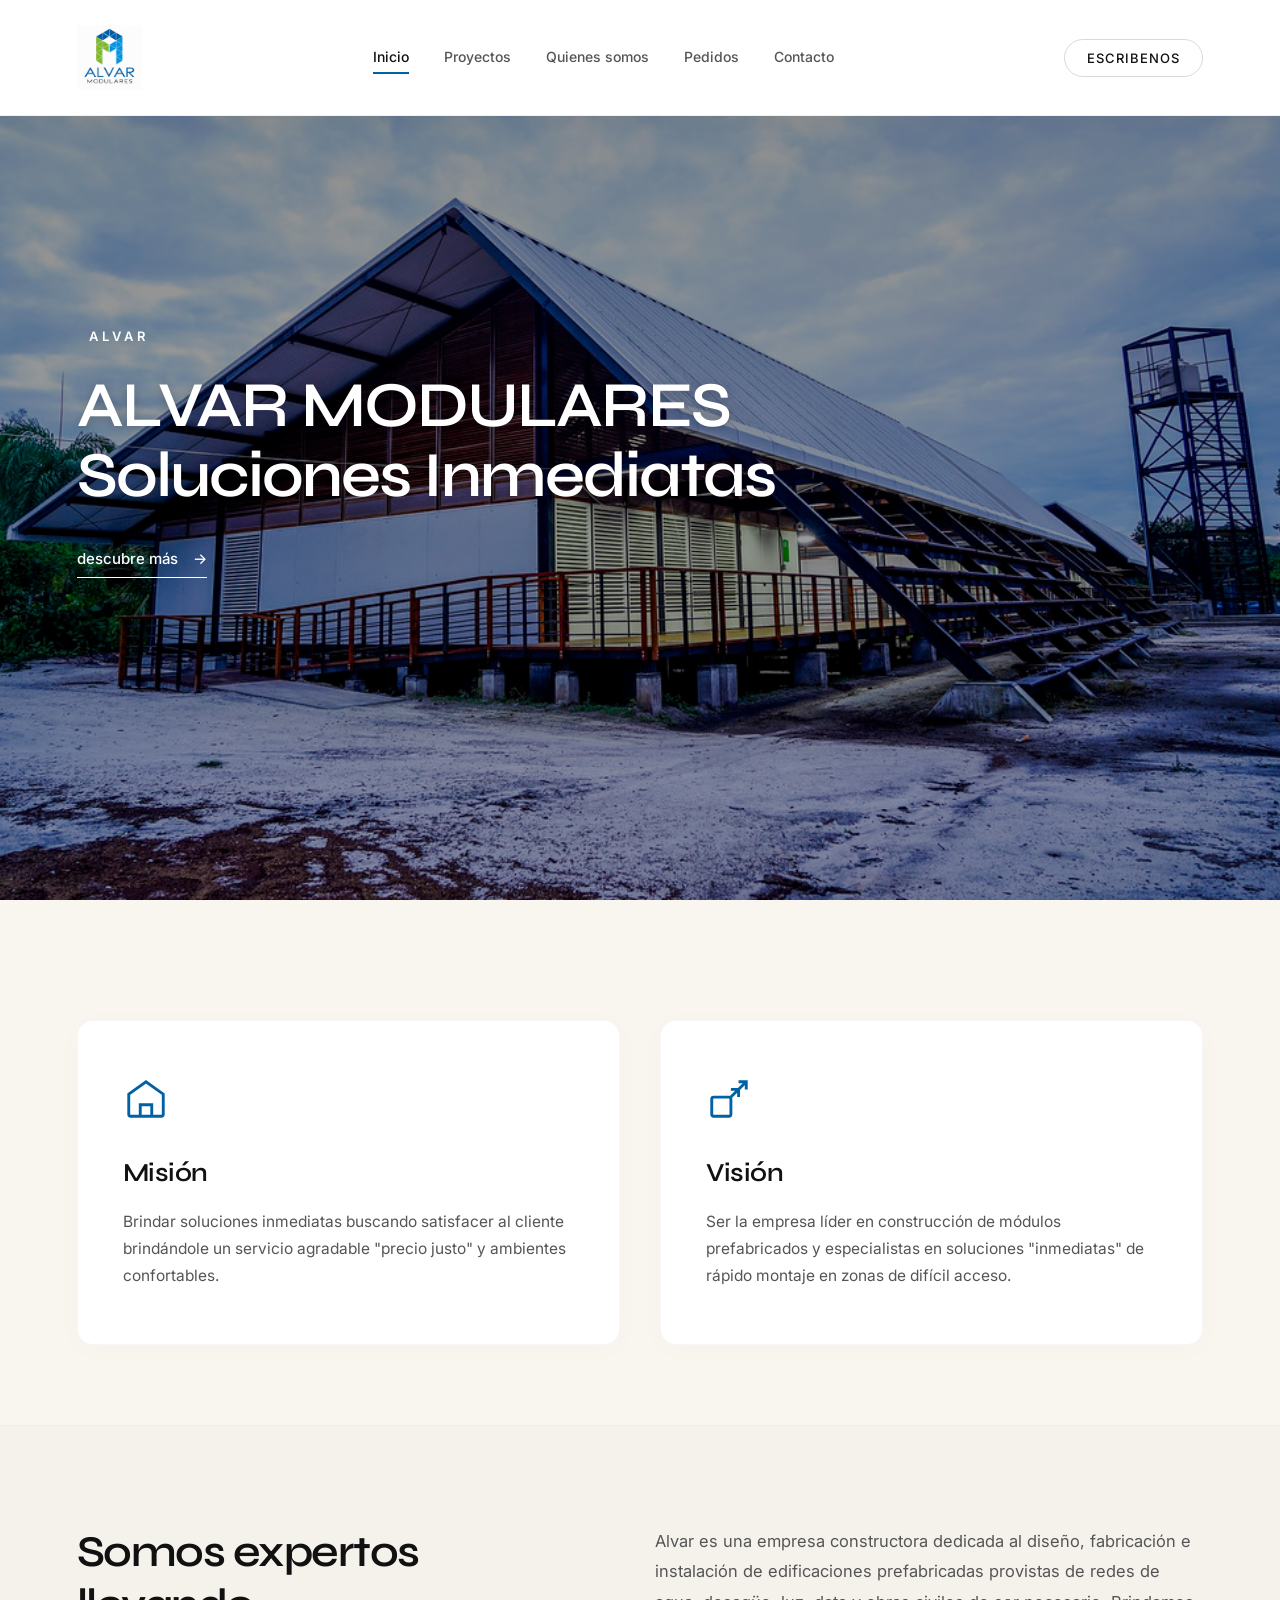
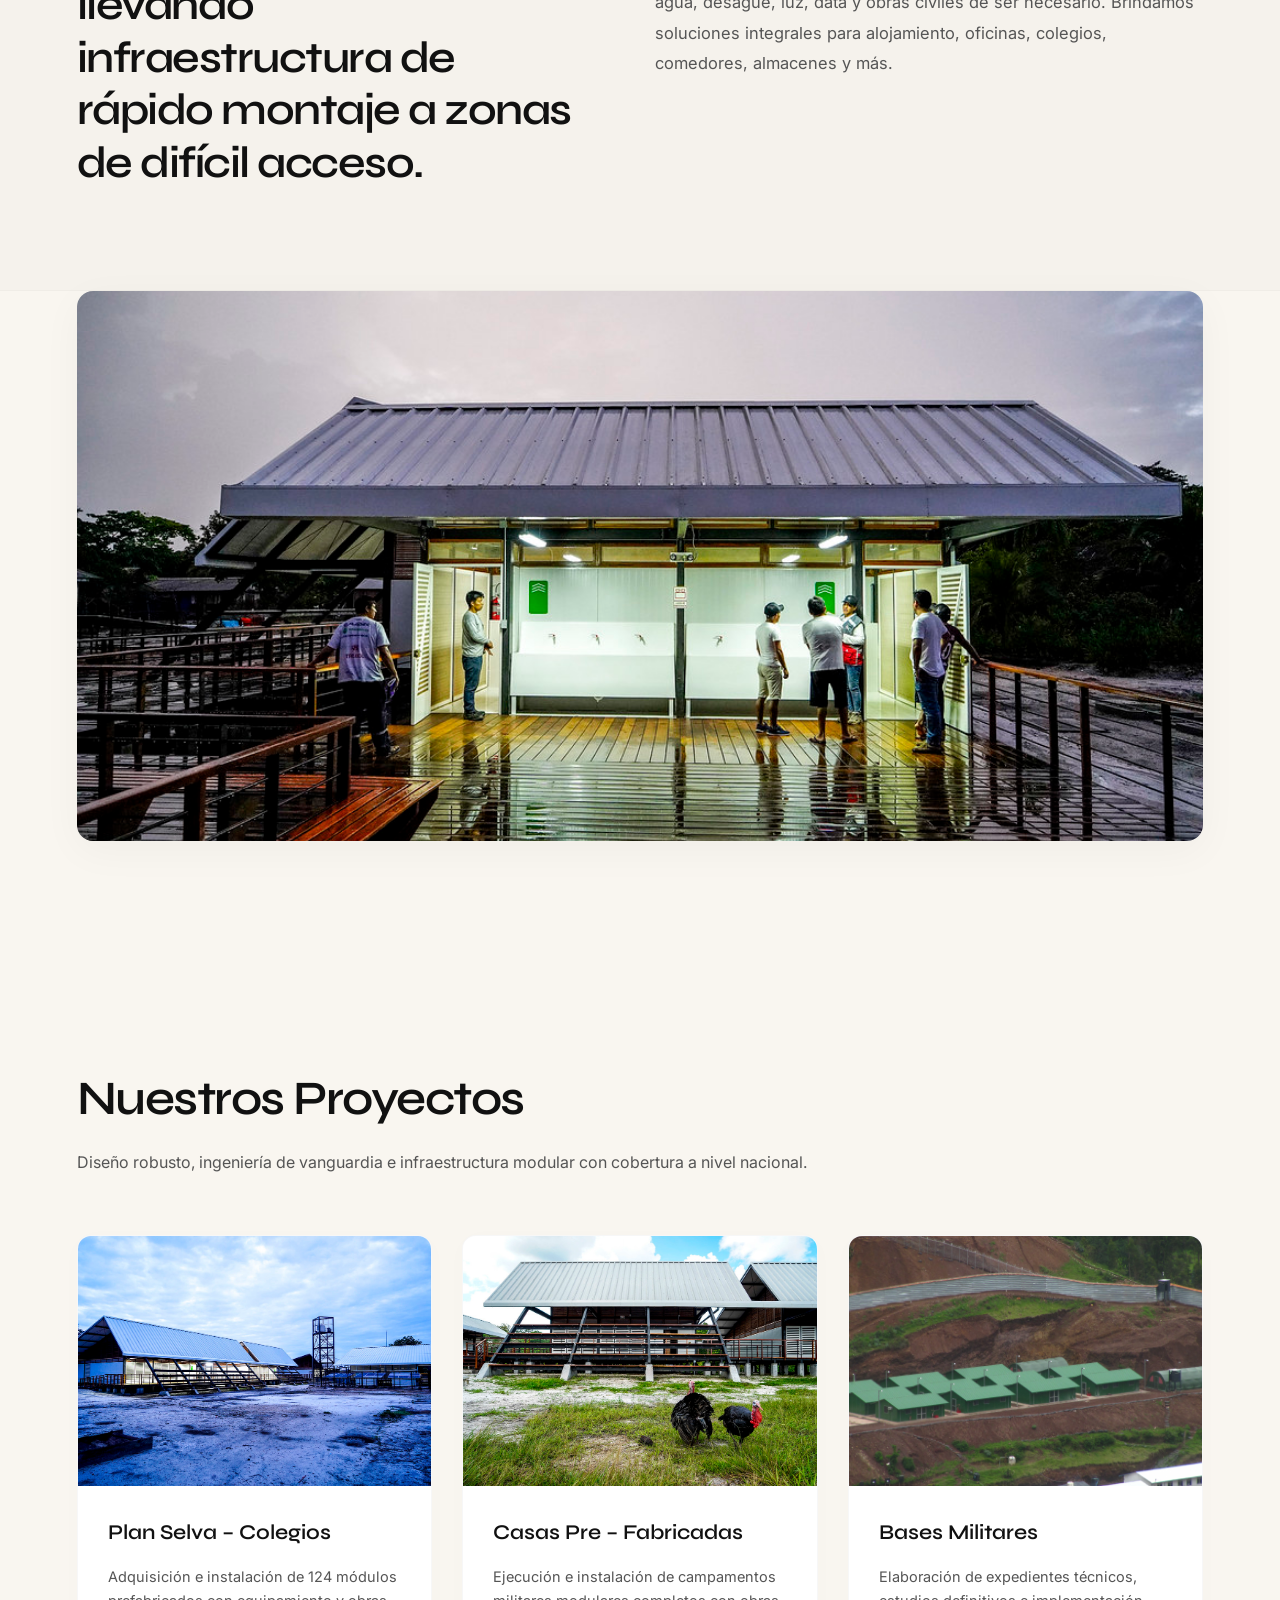
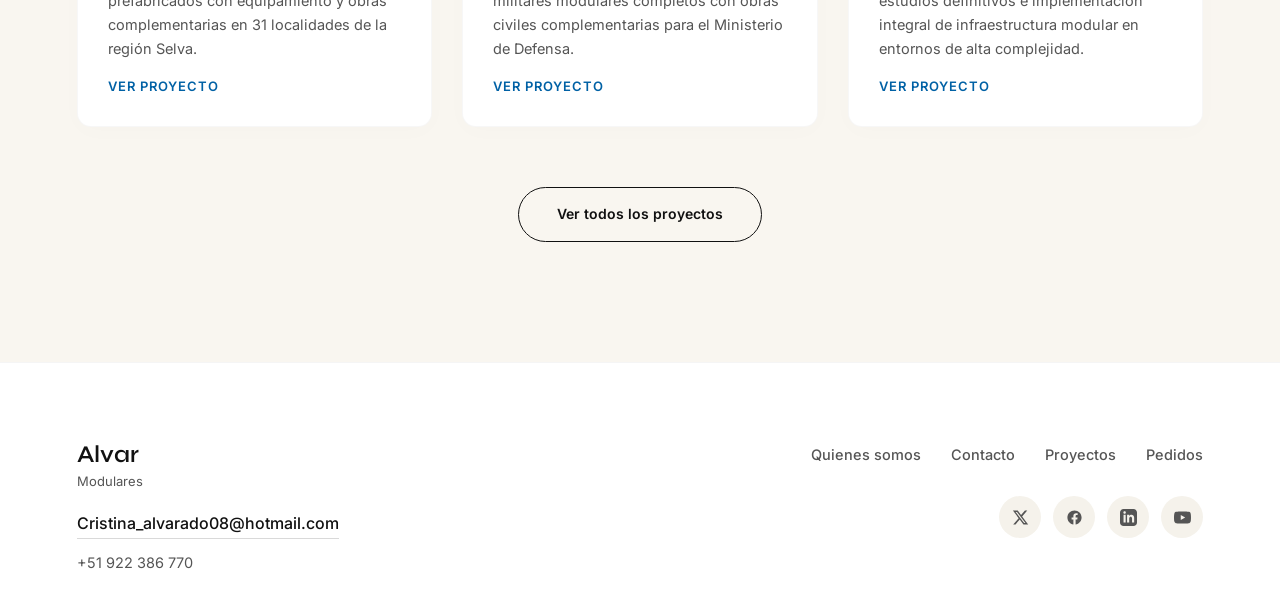
<file: index.html>
<!DOCTYPE html>
<html lang="es">
<head>
    <meta charset="UTF-8">
    <meta name="viewport" content="width=device-width, initial-scale=1.0">
    <title>ALVAR Modulares – Construcción Modular e Infraestructura</title>
    <link rel="stylesheet" href="css/estilo.css">
    <link href="https://fonts.googleapis.com/css2?family=Inter:wght@300;400;500&family=Syne:wght@400;500;600&display=swap" rel="stylesheet">
</head>
<body>

   <header class="navbar">
    <a href="index.html" class="logo">
        <img src="img/alvarmodular.jpeg" alt="Alvar Modulares" class="logo-img" style="mix-blend-mode: multiply;">
    </a>
    
    <nav class="nav-links">
        <a href="index.html" class="active">Inicio</a> 
        <a href="proyecto.html">Proyectos</a> 
        <a href="somos.html">Quienes somos</a>  
        <a href="pedido.html">Pedidos</a>
        <a href="contacto.html">Contacto</a>
    </nav>
    
    <button class="menu-toggle" aria-label="Abrir menú">
        <span class="bar"></span>
        <span class="bar"></span>
        <span class="bar"></span>
    </button>

    <div class="nav-cta">
             <a href="https://wa.me/51922386770?text=Hola%20ALVAR%20Modulares,%20deseo%20comunicarme%20con%20un%20asesor%20comercial." target="_blank" class="btn-call">Escribenos</a>
          </div>
</header>

    <section class="hero fade-in">
        <div class="hero-overlay"></div>
        <div class="hero-content">
            <span class="subtitle">ALVAR</span>
            <h1>ALVAR MODULARES<br>Soluciones Inmediatas</h1>
            <a href="proyecto.html" class="btn-discover">
                descubre más
                <span class="arrow">→</span>
            </a>
        </div>
    </section>

    <section class="services">
        
        <div class="service-card fade-in">
            <div class="service-icon">
                <svg viewBox="0 0 24 24" fill="none" stroke="currentColor" stroke-width="1.5">
                    <path d="M3 9.5L12 3l9 6.5V20a1 1 0 0 1-1 1H4a1 1 0 0 1-1-1V9.5zM9 21v-6h6v6"/>
                </svg>
            </div>
            <div class="service-text">
                <h3>Misión</h3>
                <p>Brindar soluciones inmediatas buscando satisfacer al cliente brindándole un servicio agradable "precio justo" y ambientes confortables.</p>
            </div>
        </div>

        <div class="service-card fade-in">
            <div class="service-icon">
                <svg viewBox="0 0 24 24" fill="none" stroke="currentColor" stroke-width="1.5">
                    <rect x="3" y="11" width="10" height="10" rx="1"/>
                    <path d="M13 7h4v4M21 3l-8 8M17 3h4v4"/>
                </svg>
            </div>
            <div class="service-text">
                <h3>Visión</h3>
                <p>Ser la empresa líder en construcción de módulos prefabricados y especialistas en soluciones "inmediatas" de rápido montaje en zonas de difícil acceso.</p>
            </div>
        </div>

    </section>

    <section class="concept">
        <div class="concept-container">
            
            <div class="concept-content">
                <div class="concept-left fade-in">
                    <h2>Somos expertos llevando infraestructura de rápido montaje a zonas de difícil acceso.</h2>
                </div>
                <div class="concept-right fade-in">
                    <p>Alvar es una empresa constructora dedicada al diseño, fabricación e instalación de edificaciones prefabricadas provistas de redes de agua, desagüe, luz, data y obras civiles de ser necesario. Brindamos soluciones integrales para alojamiento, oficinas, colegios, comedores, almacenes y más.</p>
                </div>
            </div>

        </div>
    </section>

    <section class="concept-image-section" style="padding: 0 6% 100px 6%;">
        <div class="concept-container">
            <div class="concept-image-wrapper fade-in-reveal">
                <img src="img/1 (3).jpg" alt="Estructura e Infraestructura ALVAR" class="reveal-img">
            </div>
        </div>
    </section>

    <section class="projects">
    <div class="projects-container">
        
        <div class="projects-header">
            <h2>Nuestros Proyectos</h2>
            <p>Diseño robusto, ingeniería de vanguardia e infraestructura modular con cobertura a nivel nacional.</p>
        </div>
        
        <div class="projects-grid">
            
            <a href="proyecto.html#plan-selva" class="project-card fade-in">
                <div class="project-img-container">
                    <img src="img/1 (10).jpg" alt="Plan Selva II">
                </div>
                <div class="project-content-box">
                    <h3>Plan Selva  – Colegios</h3>
                    <p>Adquisición e instalación de 124 módulos prefabricados con equipamiento y obras complementarias en 31 localidades de la región Selva.</p>
                    <span class="view-project-link">Ver Proyecto</span>
                </div>
            </a>

            <a href="proyecto.html#campamentos" class="project-card fade-in">
                <div class="project-img-container">
                    <img src="img/1 (5).jpg" alt="Plan Selva II">
                </div>
                <div class="project-content-box">
                    <h3>Casas Pre – Fabricadas</h3>
                    <p>Ejecución e instalación de campamentos militares modulares completos con obras civiles complementarias para el Ministerio de Defensa.</p>
                    <span class="view-project-link">Ver Proyecto</span>
                </div>
            </a>

            <a href="proyecto.html#bases-contraterroristas" class="project-card fade-in">
                <div class="project-img-container">
                     <img src="img/capmamento/2 (1).JPG" alt="Plan Selva II">
                </div>
                <div class="project-content-box">
                    <h3>Bases Militares</h3>
                    <p>Elaboración de expedientes técnicos, estudios definitivos e implementación integral de infraestructura modular en entornos de alta complejidad.</p>
                    <span class="view-project-link">Ver Proyecto</span>
                </div>
            </a>

        </div>

        <div class="projects-footer">
            <a href="proyecto.html" class="btn-view-all">Ver todos los proyectos</a>
        </div>

    </div>
</section>

    <footer class="site-footer">
        <div class="footer-container">
            <div class="footer-left">
                <div class="footer-logo">Alvar<br><span>Modulares</span></div>
                <div class="footer-contact">
                    <a href="mailto:Cristina_alvarado08@hotmail.com" class="footer-link-underline">Cristina_alvarado08@hotmail.com</a>
                    <a href="tel:4362690" class="footer-phone">+51 922 386 770</a>
                </div>
            </div>
            <div class="footer-right">
                <nav class="footer-nav">
                    <a href="somos.html">Quienes somos</a>  
                    <a href="contacto.html">Contacto</a>
                    <a href="proyecto.html">Proyectos</a> 
                    <a href="pedido.html">Pedidos</a>
                </nav>
                <div class="footer-socials">
                    <a href="#" aria-label="X"><svg viewBox="0 0 24 24" fill="currentColor"><path d="M18.244 2.25h3.308l-7.227 8.26 8.502 11.24H16.17l-5.214-6.817L4.99 21.75H1.68l7.73-8.835L1.254 2.25H8.08l4.713 6.231zm-1.161 17.52h1.833L7.084 4.126H5.117z"/></svg></a>
                    <a href="#" aria-label="Facebook"><svg viewBox="0 0 24 24" fill="currentColor"><path d="M22 12c0-5.523-4.477-10-10-10S2 6.477 2 12c0 4.991 3.657 9.128 8.438 9.878v-6.987h-2.54V12h2.54V9.797c0-2.506 1.492-3.89 3.777-3.89 1.094 0 2.238.195 2.238.195v2.46h-1.26c-1.243 0-1.63.771-1.63 1.562V12h2.773l-.443 2.89h-2.33v6.988C18.343 21.128 22 16.991 22 12z"/></svg></a>
                    <a href="#" aria-label="LinkedIn"><svg viewBox="0 0 24 24" fill="currentColor"><path d="M19 0h-14c-2.761 0-5 2.239-5 5v14c0 2.761 2.239 5 5 5h14c2.762 0 5-2.239 5-5v-14c0-2.761-2.238-5-5-5zm-11 19h-3v-11h3v11zm-1.5-12.268c-.966 0-1.75-.79-1.75-1.764s.784-1.764 1.75-1.764 1.75.79 1.75 1.764-.783 1.764-1.75 1.764zm13.5 12.268h-3v-5.604c0-3.368-4-3.113-4 0v5.604h-3v-11h3v1.765c1.396-2.586 7-2.777 7 2.476v6.759z"/></svg></a>
                    <a href="#" aria-label="YouTube"><svg viewBox="0 0 24 24" fill="currentColor"><path d="M23.498 6.186a3.016 3.016 0 0 0-2.122-2.136C19.505 3.545 12 3.545 12 3.545s-7.505 0-9.377.505A3.017 3.017 0 0 0 .502 6.186C0 8.07 0 12 0 12s0 3.93 .502 5.814a3.016 3.016 0 0 0 2.122 2.136c1.871.505 9.376.505 9.376.505s7.505 0 9.377-.505a3.015 3.015 0 0 0 2.122-2.136C24 15.93 24 12 24 12s0-3.93-.502-5.814zM9.545 15.568V8.432L15.818 12l-6.273 3.568z"/></svg></a>
                </div>
            </div>
        </div>
    </footer>

    <script src="js/script.js"></script>
</body>
<script>
    function aplicarScrollSuave() {
        if (window.location.hash) {
            const target = document.querySelector(window.location.hash);
            if (target) {
                setTimeout(() => {
                    target.scrollIntoView({ behavior: 'smooth', block: 'start' });
                }, 150); // Le damos 150ms para que el navegador respire al volver
            }
        }
    }

    // Se ejecuta al cargar por primera vez
    window.addEventListener('DOMContentLoaded', aplicarScrollSuave);

    // SE EJECUTA AL REGRESAR CON EL BOTÓN "ATRÁS" (Caché del navegador)
    window.addEventListener('pageshow', (event) => {
        // event.persisted es true si viene del botón atrás
        if (event.persisted || window.performance && window.performance.navigation.type === 2) {
            aplicarScrollSuave();
        }
    });

    // Scroll suave para enlaces internos de index
    document.querySelectorAll('a[href^="index.html"]').forEach(anchor => {
        anchor.addEventListener('click', function (e) {
            const href = this.getAttribute('href');
            if (href === 'index.html' && window.location.pathname.endsWith('index.html')) {
                e.preventDefault();
                window.scrollTo({ top: 0, behavior: 'smooth' });
            }
        });
    });
</script>
</html>
</file>
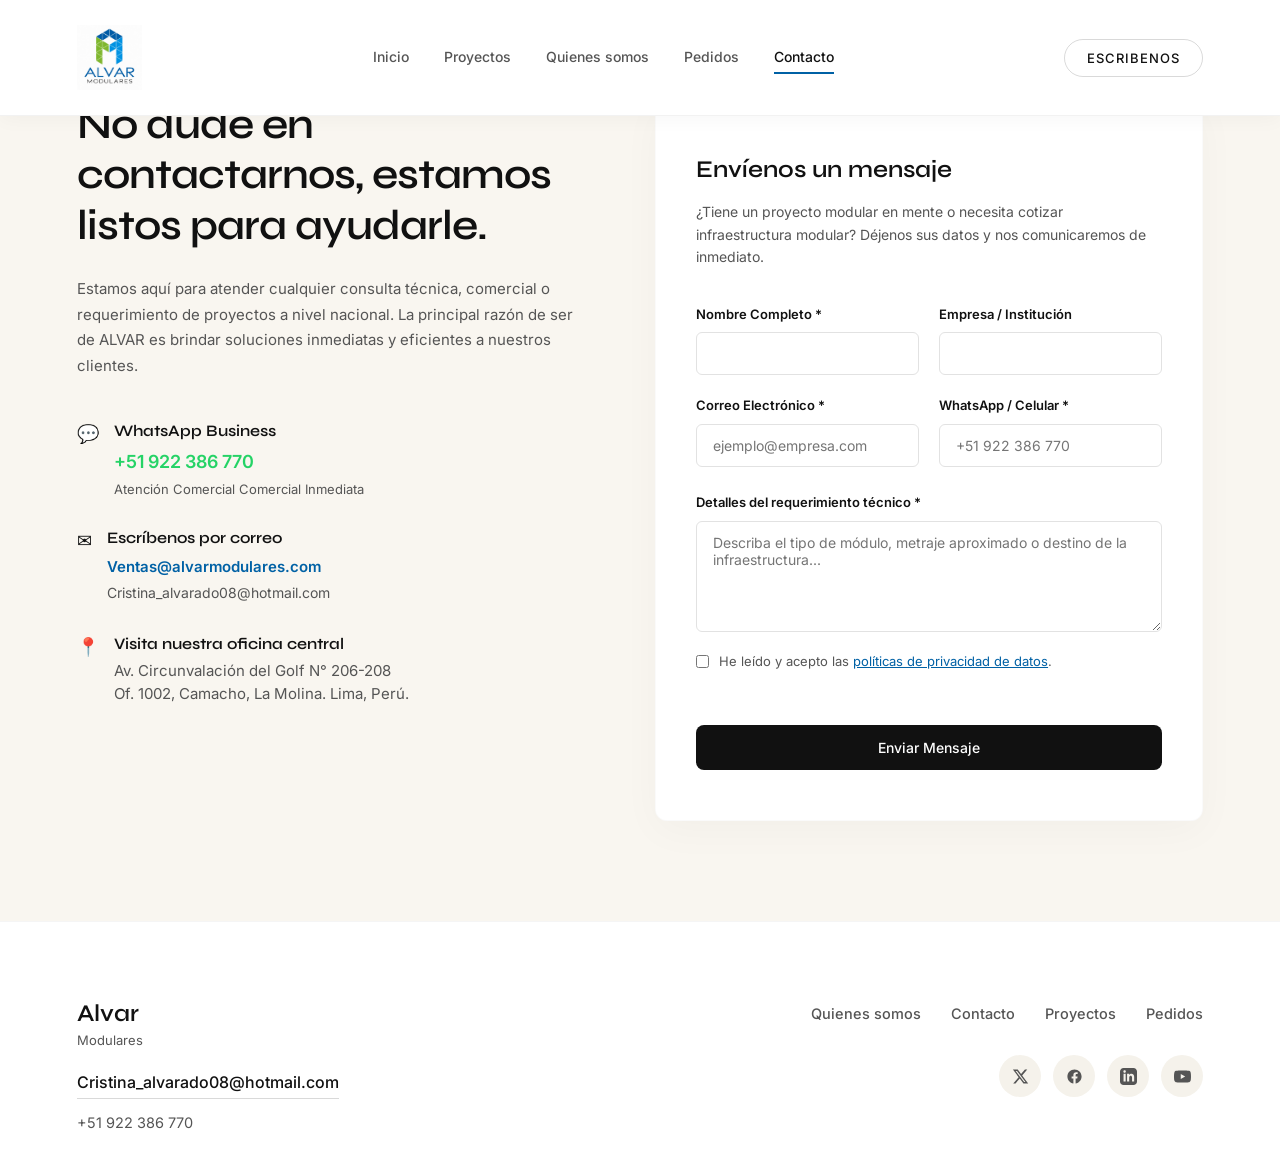
<file: contacto.html>
<!DOCTYPE html>
<html lang="es">
<head>
    <meta charset="UTF-8">
    <meta name="viewport" content="width=device-width, initial-scale=1.0">
    <title>Contacto – ALVAR MODULARES</title>
    <link rel="stylesheet" href="css/estilo.css">
    <link href="https://fonts.googleapis.com/css2?family=Inter:wght@300;400;500&family=Syne:wght@400;500;600&display=swap" rel="stylesheet">
</head>
<body>

    <header class="navbar">
        <a href="index.html" class="logo">
            <img src="img/alvarmodular.jpeg" alt="Alvar Modulares" class="logo-img" style="mix-blend-mode: multiply;">
        </a>
        
        <nav class="nav-links">
            <a href="index.html">Inicio</a>
            <a href="proyecto.html">Proyectos</a>
            <a href="somos.html">Quienes somos</a>  
            <a href="pedido.html">Pedidos</a>
            <a href="contacto.html" class="active">Contacto</a> 
        </nav>
        
        <button class="menu-toggle" aria-label="Abrir menú">
            <span class="bar"></span>
            <span class="bar"></span>
            <span class="bar"></span>
        </button>

          <div class="nav-cta">
             <a href="https://wa.me/51922386770?text=Hola%20ALVAR%20Modulares,%20deseo%20comunicarme%20con%20un%20asesor%20comercial." target="_blank" class="btn-call">Escribenos</a>
          </div>
    </header>

    <main class="contact-main-wrapper" style="padding-top: 100px;">
        <div class="contact-grid-clean">
            
            <div class="contact-info-column fade-in">
                <h2>No dude en contactarnos, estamos listos para ayudarle.</h2>
                <p class="contact-lead-text">
                    Estamos aquí para atender cualquier consulta técnica, comercial o requerimiento de proyectos a nivel nacional. La principal razón de ser de ALVAR es brindar soluciones inmediatas y eficientes a nuestros clientes.
                </p>
                
                <div class="info-details-list">
                    <div class="info-detail-card">
                        <div class="detail-icon" style="color: #25D366;">💬</div>
                        <div class="detail-text">
                            <h4>WhatsApp Business</h4>
                            <a href="https://wa.me/51922386770?text=Hola%20ALVAR%20Modulares,%20deseo%20solicitar%20informaci%C3%B3n%20y%20cotizaci%C3%B3n%20para%20un%20proyecto%20modular." target="_blank" style="font-weight: 600; color: #25D366; font-size: 18px;">+51 922 386 770</a>
                            <p style="font-size: 13px; margin: 5px 0 0 0; color: var(--color-text-muted);">Atención Comercial Comercial Inmediata</p>
                        </div>
                    </div>

                    <div class="info-detail-card">
                        <div class="detail-icon">✉</div>
                        <div class="detail-text">
                            <h4>Escríbenos por correo</h4>
                            <a href="mailto:Ventas@alvarmodulares.com" style="font-weight: 600; color: var(--color-azul-principal);">Ventas@alvarmodulares.com</a>
                            <br>
                            <a href="mailto:Cristina_alvarado08@hotmail.com" style="font-size: 14px; color: var(--color-text-muted);">Cristina_alvarado08@hotmail.com</a>
                        </div>
                    </div>
                    
                    <div class="info-detail-card">
                        <div class="detail-icon">📍</div>
                        <div class="detail-text">
                            <h4>Visita nuestra oficina central</h4>
                            <p>Av. Circunvalación del Golf N° 206-208<br>Of. 1002, Camacho, La Molina. Lima, Perú.</p>
                        </div>
                    </div>
                </div>
            </div>

            <div class="contact-form-column fade-in">
                <div class="form-white-card">
                    <h3>Envíenos un mensaje</h3>
                    <p class="form-instruction">¿Tiene un proyecto modular en mente o necesita cotizar infraestructura modular? Déjenos sus datos y nos comunicaremos de inmediato.</p>
                    
                    <form action="#" class="clean-inputs-form">
                        
                        <div class="form-inputs-row" style="display: grid; grid-template-columns: 1fr 1fr; gap: 20px;">
                            <div class="input-group-clean">
                                <label for="your-name">Nombre Completo *</label>
                                <input type="text" id="your-name" required style="width: 100%;">
                            </div>
                            <div class="input-group-clean">
                                <label for="your-company">Empresa / Institución</label>
                                <input type="text" id="your-company" style="width: 100%;">
                            </div>
                        </div>

                        <div class="form-inputs-row" style="display: grid; grid-template-columns: 1fr 1fr; gap: 20px; margin-top: 20px;">
                            <div class="input-group-clean">
                                <label for="your-email">Correo Electrónico *</label>
                                <input type="email" id="your-email" required placeholder="ejemplo@empresa.com" style="width: 100%;">
                            </div>
                            <div class="input-group-clean">
                                <label for="your-phone">WhatsApp / Celular *</label>
                                <input type="tel" id="your-phone" required 
                                       pattern="^\+?[0-9]{7,15}$" 
                                       title="Por favor, ingrese un número válido. Puede incluir el código de país (Ej: +51922386770)" 
                                       placeholder="+51 922 386 770" 
                                       style="width: 100%;">
                            </div>
                        </div>

                        <div class="input-group-clean" style="margin-top: 25px;">
                            <label for="your-message">Detalles del requerimiento técnico *</label>
                            <textarea id="your-message" rows="5" required placeholder="Describa el tipo de módulo, metraje aproximado o destino de la infraestructura..." style="width: 100%;"></textarea>
                        </div>

                        <div class="privacy-checkbox-wrapper" style="display: flex; align-items: flex-start; gap: 10px; margin-top: 20px;">
                            <input type="checkbox" id="privacy-check" required style="margin-top: 3px; cursor: pointer;">
                            <label for="privacy-check" style="font-size: 13px; line-height: 1.4; color: var(--color-text-muted);">
                                He leído y acepto las <a href="#" id="open-privacy-modal" style="color: var(--color-azul-principal); text-decoration: underline;">políticas de privacidad de datos</a>.
                            </label>
                        </div>

                        <button type="submit" class="btn-send-message" style="margin-top: 20px; width: 100%;">Enviar Mensaje</button>
                    </form>
                </div>
            </div>

        </div>
    </main>

    <div id="privacyModal" style="position: fixed; top: 0; left: 0; width: 100%; height: 100%; background: rgba(0,0,0,0.6); z-index: 3000; display: none; justify-content: center; align-items: center; padding: 20px;">
        <div style="background: white; padding: 35px; border-radius: 12px; max-width: 600px; width: 100%; max-height: 80vh; overflow-y: auto; position: relative; box-shadow: 0 10px 30px rgba(0,0,0,0.2); font-family: var(--font-body);">
            <button id="close-privacy-modal" style="position: absolute; top: 15px; right: 20px; background: transparent; border: none; font-size: 28px; cursor: pointer; color: #666;">&times;</button>
            <h3 style="font-family: var(--font-headings); font-size: 22px; color: var(--color-azul-principal); margin-bottom: 15px; font-weight: 600;">Políticas de Privacidad (Ley N° 29733)</h3>
            <p style="font-size: 14px; color: #444; line-height: 1.6; margin-bottom: 12px;">
                De conformidad con la <strong>Ley N° 29733 - Ley de Protección de Datos Personales</strong> en el Perú, le informamos que los datos suministrados a través de este formulario serán tratados exclusivamente por <strong>ALVAR MODULARES</strong> con la única finalidad de elaborar su cotización comercial y ponernos en contacto con usted.
            </p>
            <p style="font-size: 14px; color: #444; line-height: 1.6; margin-bottom: 12px;">
                Sus datos comerciales se mantendrán protegidos en nuestra base de datos confidencial y <strong>bajo ninguna circunstancia</strong> serán compartidos, vendidos o transferidos a terceras empresas para fines publicitarios.
            </p>
            <p style="font-size: 14px; color: #444; line-height: 1.6;">
                Usted puede ejercer en cualquier momento sus derechos ARCO (Acceso, Rectificación, Cancelación y Oposición) enviando un correo formal directamente a nuestra central de atención.
            </p>
        </div>
    </div>

    <footer class="site-footer">
        <div class="footer-container">
            <div class="footer-left">
                <div class="footer-logo">Alvar<br><span>Modulares</span></div>
                <div class="footer-contact">
                    <a href="mailto:Cristina_alvarado08@hotmail.com" class="footer-link-underline">Cristina_alvarado08@hotmail.com</a>
                    <a href="tel:4362690" class="footer-phone">+51 922 386 770</a>
                </div>
            </div>
            <div class="footer-right">
                <nav class="footer-nav">
                    <a href="somos.html">Quienes somos</a>  
                    <a href="contacto.html">Contacto</a>
                    <a href="proyecto.html">Proyectos</a> 
                    <a href="pedido.html">Pedidos</a>
                </nav>
                <div class="footer-socials">
                    <a href="#" aria-label="X"><svg viewBox="0 0 24 24" fill="currentColor"><path d="M18.244 2.25h3.308l-7.227 8.26 8.502 11.24H16.17l-5.214-6.817L4.99 21.75H1.68l7.73-8.835L1.254 2.25H8.08l4.713 6.231zm-1.161 17.52h1.833L7.084 4.126H5.117z"/></svg></a>
                    <a href="#" aria-label="Facebook"><svg viewBox="0 0 24 24" fill="currentColor"><path d="M22 12c0-5.523-4.477-10-10-10S2 6.477 2 12c0 4.991 3.657 9.128 8.438 9.878v-6.987h-2.54V12h2.54V9.797c0-2.506 1.492-3.89 3.777-3.89 1.094 0 2.238.195 2.238.195v2.46h-1.26c-1.243 0-1.63.771-1.63 1.562V12h2.773l-.443 2.89h-2.33v6.988C18.343 21.128 22 16.991 22 12z"/></svg></a>
                    <a href="#" aria-label="LinkedIn"><svg viewBox="0 0 24 24" fill="currentColor"><path d="M19 0h-14c-2.761 0-5 2.239-5 5v14c0 2.761 2.239 5 5 5h14c2.762 0 5-2.239 5-5v-14c0-2.761-2.238-5-5-5zm-11 19h-3v-11h3v11zm-1.5-12.268c-.966 0-1.75-.79-1.75-1.764s.784-1.764 1.75-1.764 1.75.79 1.75 1.764-.783 1.764-1.75 1.764zm13.5 12.268h-3v-5.604c0-3.368-4-3.113-4 0v5.604h-3v-11h3v1.765c1.396-2.586 7-2.777 7 2.476v6.759z"/></svg></a>
                    <a href="#" aria-label="YouTube"><svg viewBox="0 0 24 24" fill="currentColor"><path d="M23.498 6.186a3.016 3.016 0 0 0-2.122-2.136C19.505 3.545 12 3.545 12 3.545s-7.505 0-9.377.505A3.017 3.017 0 0 0 .502 6.186C0 8.07 0 12 0 12s0 3.93 .502 5.814a3.016 3.016 0 0 0 2.122 2.136c1.871.505 9.376.505 9.376.505s7.505 0 9.377-.505a3.015 3.015 0 0 0 2.122-2.136C24 15.93 24 12 24 12s0-3.93-.502-5.814zM9.545 15.568V8.432L15.818 12l-6.273 3.568z"/></svg></a>
                </div>
            </div>
        </div>
    </footer>

    <script>
        const modal = document.getElementById('privacyModal');
        const openBtn = document.getElementById('open-privacy-modal');
        const closeBtn = document.getElementById('close-privacy-modal');

        openBtn.addEventListener('click', (e) => {
            e.preventDefault();
            modal.style.display = 'flex';
        });

        closeBtn.addEventListener('click', () => {
            modal.style.display = 'none';
        });

        window.addEventListener('click', (e) => {
            if (e.target === modal) {
                modal.style.display = 'none';
            }
        });
    </script>

    <script src="js/script.js"></script>
</body>
</html>
</file>
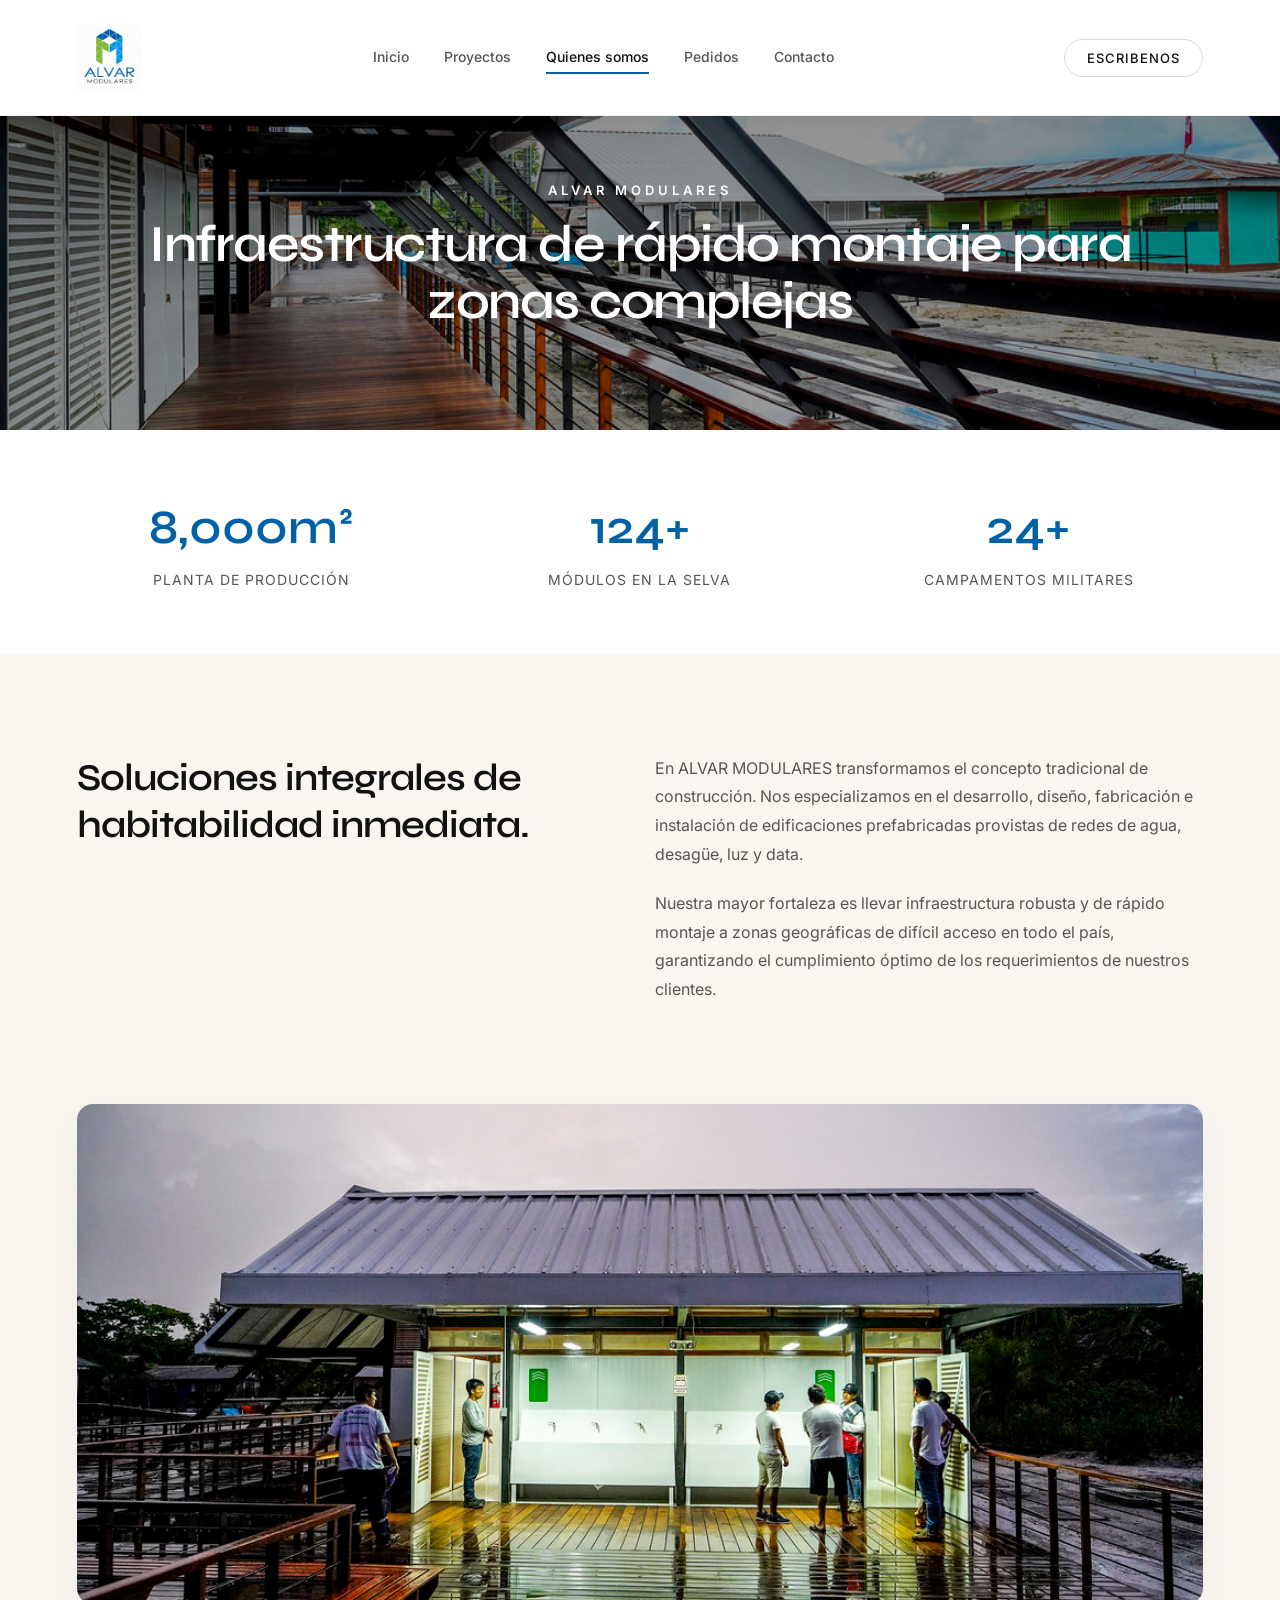
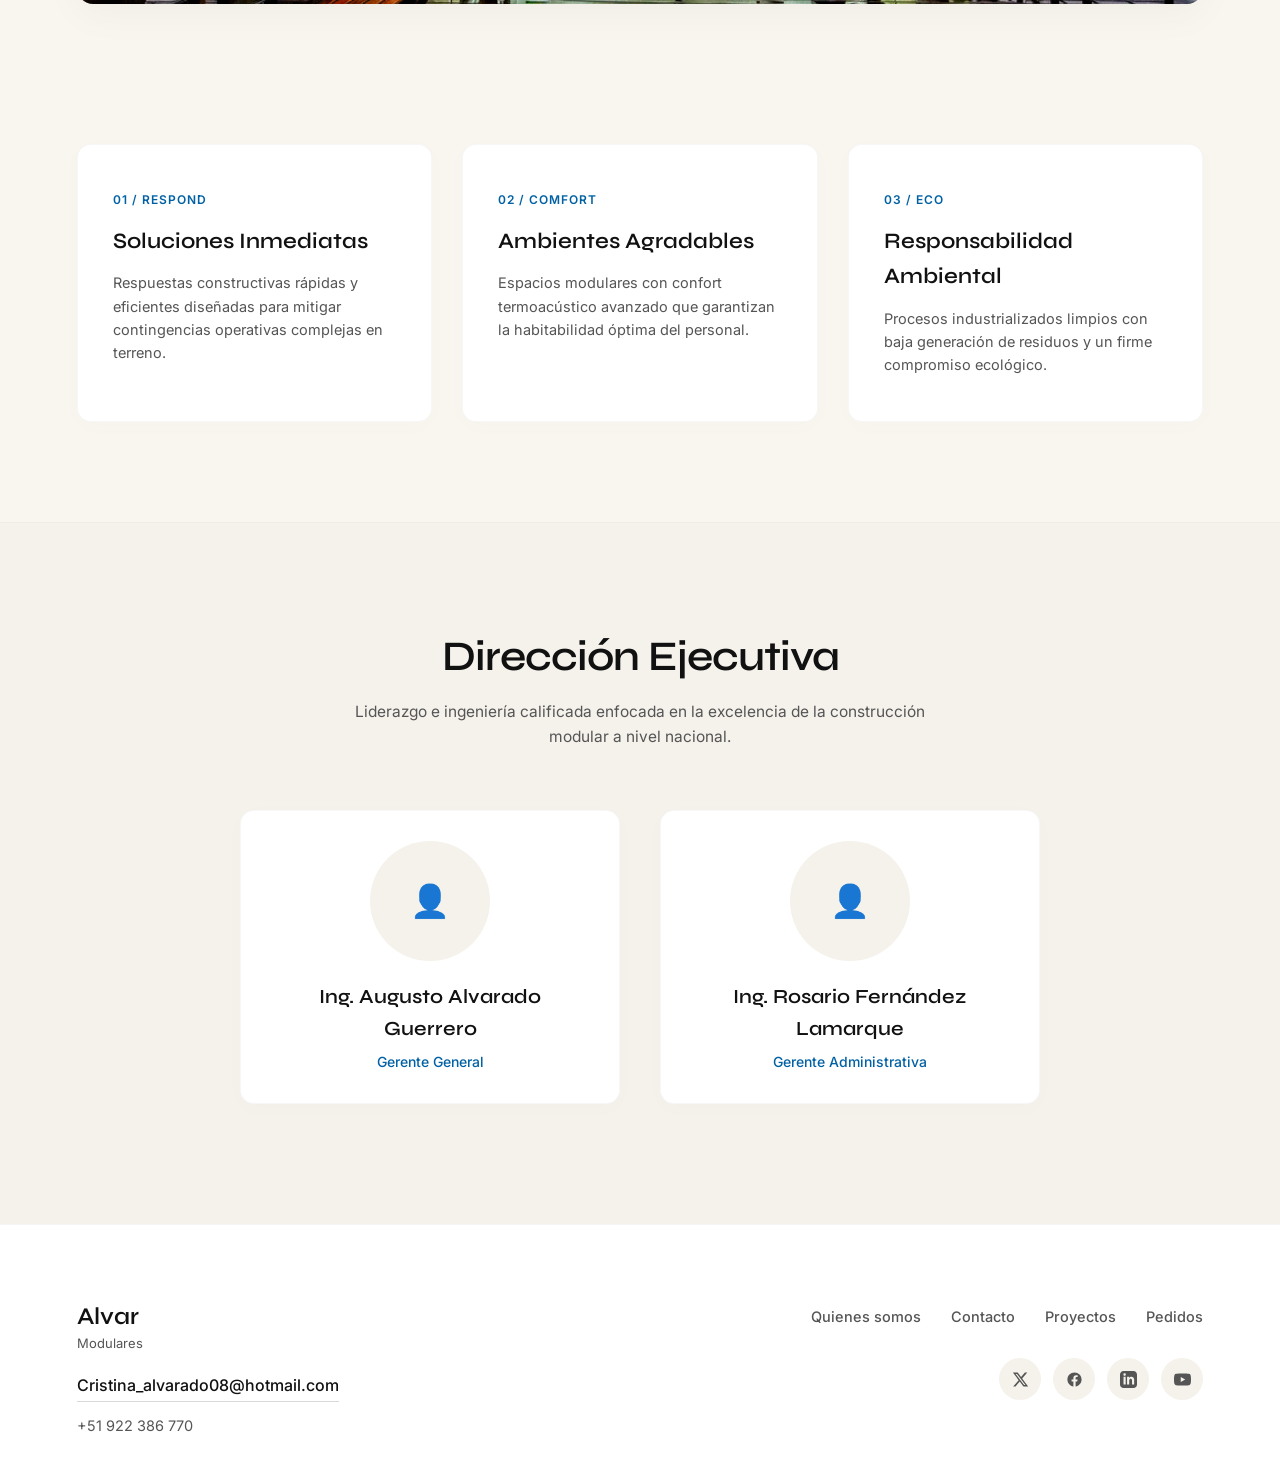
<file: somos.html>
<!DOCTYPE html>
<html lang="es">
<head>
    <meta charset="UTF-8">
    <meta name="viewport" content="width=device-width, initial-scale=1.0">
    <title>Quiénes somos – ALVAR MODULARES</title>
    <link rel="stylesheet" href="css/estilo.css">
    <link href="https://fonts.googleapis.com/css2?family=Inter:wght@300;400;500&family=Syne:wght@400;500;600&display=swap" rel="stylesheet">
</head>
<body class="about-page">

    <header class="navbar">
    <a href="index.html" class="logo">
        <img src="img/alvarmodular.jpeg" alt="Alvar Modulares" class="logo-img" style="mix-blend-mode: multiply;">
    </a>
    <nav class="nav-links">
        <a href="index.html">Inicio</a>
        <a href="proyecto.html">Proyectos</a> <a href="somos.html" class="active">Quienes somos</a> 
        <a href="pedido.html">Pedidos</a>
        <a href="contacto.html">Contacto</a>
    </nav>
    <button class="menu-toggle" aria-label="Abrir menú">
        <span class="bar"></span>
        <span class="bar"></span>
        <span class="bar"></span>
    </button>
     <div class="nav-cta">
             <a href="https://wa.me/51922386770?text=Hola%20ALVAR%20Modulares,%20deseo%20comunicarme%20con%20un%20asesor%20comercial." target="_blank" class="btn-call">Escribenos</a>
          </div>
</header>

    <section class="about-hero fade-in" style="background-image: linear-gradient(rgba(0, 0, 0, 0.45), rgba(0, 0, 0, 0.35)), url('img/1\ \(30\).jpg'); padding: 180px 6% 100px 6%; text-align: center; color: #fff; background-size: cover; background-position: center;">
        <div class="about-hero-content">
            <span class="subtitle" style="font-family: 'Inter', sans-serif; letter-spacing: 4px; font-size: 13px; text-transform: uppercase; color: #ffffff; font-weight: 600; display: block; margin-bottom: 15px;">ALVAR MODULARES</span>
            <h1 style="font-family: 'Syne', sans-serif; font-size: 52px; font-weight: 600; letter-spacing: -1.5px; line-height: 1.1; color: #ffffff;">Infraestructura de rápido montaje para zonas complejas</h1>
        </div>
    </section>

    <section class="about-stats-section" style="padding: 60px 6%; background: #ffffff; border-bottom: 1px solid rgba(0,0,0,0.03);">
        <div class="stats-container" style="max-width: 1200px; margin: 0 auto; display: grid; grid-template-columns: repeat(3, 1fr); gap: 40px; text-align: center;">
            <div class="stat-item fade-in">
                <span class="stat-number" style="display: block; font-family: 'Syne', sans-serif; font-size: 48px; font-weight: 600; color: #0061A5;">8,000m²</span>
                <span class="stat-label" style="font-family: 'Inter', sans-serif; font-size: 14px; color: #555; text-transform: uppercase; letter-spacing: 1px;">Planta de Producción</span>
            </div>
            <div class="stat-item fade-in">
                <span class="stat-number" style="display: block; font-family: 'Syne', sans-serif; font-size: 48px; font-weight: 600; color: #0061A5;">124+</span>
                <span class="stat-label" style="font-family: 'Inter', sans-serif; font-size: 14px; color: #555; text-transform: uppercase; letter-spacing: 1px;">Módulos en la Selva</span>
            </div>
            <div class="stat-item fade-in">
                <span class="stat-number" style="display: block; font-family: 'Syne', sans-serif; font-size: 48px; font-weight: 600; color: #0061A5;">24+</span>
                <span class="stat-label" style="font-family: 'Inter', sans-serif; font-size: 14px; color: #555; text-transform: uppercase; letter-spacing: 1px;">Campamentos Militares</span>
            </div>
        </div>
    </section>

    <section class="about-manifesto" style="padding: 100px 6%;">
        <div class="manifesto-container style-grid" style="max-width: 1200px; margin: 0 auto; display: grid; grid-template-columns: 1fr 1.1fr; gap: 80px;">
            <div class="manifesto-left fade-in">
                <h2 style="font-family: 'Syne', sans-serif; font-size: 38px; font-weight: 600; line-height: 1.25; color: #111; letter-spacing: -1px;">Soluciones integrales de habitabilidad inmediata.</h2>
            </div>
            <div class="manifesto-right fade-in" style="font-family: 'Inter', sans-serif; font-size: 16px; line-height: 1.8; color: #555;">
                <p>En ALVAR MODULARES transformamos el concepto tradicional de construcción. Nos especializamos en el desarrollo, diseño, fabricación e instalación de edificaciones prefabricadas provistas de redes de agua, desagüe, luz y data.</p>
                <p style="margin-top: 20px;">Nuestra mayor fortaleza es llevar infraestructura robusta y de rápido montaje a zonas geográficas de difícil acceso en todo el país, garantizando el cumplimiento óptimo de los requerimientos de nuestros clientes.</p>
            </div>
        </div>
    </section>

    <section class="about-image-section" style="padding: 0 6% 100px 6%;">
        <div class="concept-image-wrapper fade-in-reveal" style="max-width: 1200px; margin: 0 auto;">
            <img src="img/1 (3).jpg" alt="Planta de Prefabricación ALVAR" class="reveal-img" style="width:100%; height:500px; object-fit:cover; border-radius:16px;">
        </div>
    </section>

    <section class="about-values" style="padding: 40px 6% 100px 6%; max-width: 1300px; margin: 0 auto; display: grid; grid-template-columns: repeat(3, 1fr); gap: 30px;">
        <div class="value-card" style="background: #ffffff; padding: 45px 35px; border-radius: 14px; border: 1px solid rgba(0,0,0,0.03); box-shadow: 0 4px 25px rgba(0,0,0,0.015);">
            <span class="value-num" style="display:block; font-size:12px; font-weight:600; color:#0061A5; letter-spacing:1px; margin-bottom:15px;">01 / RESPOND</span>
            <h3 style="font-family:'Syne', sans-serif; font-size:22px; font-weight:600; margin-bottom:12px;">Soluciones Inmediatas</h3>
            <p style="font-family:'Inter', sans-serif; font-size:14.5px; color:#555; line-height:1.6;">Respuestas constructivas rápidas y eficientes diseñadas para mitigar contingencias operativas complejas en terreno.</p>
        </div>
        <div class="value-card" style="background: #ffffff; padding: 45px 35px; border-radius: 14px; border: 1px solid rgba(0,0,0,0.03); box-shadow: 0 4px 25px rgba(0,0,0,0.015);">
            <span class="value-num" style="display:block; font-size:12px; font-weight:600; color:#0061A5; letter-spacing:1px; margin-bottom:15px;">02 / COMFORT</span>
            <h3 style="font-family:'Syne', sans-serif; font-size:22px; font-weight:600; margin-bottom:12px;">Ambientes Agradables</h3>
            <p style="font-family:'Inter', sans-serif; font-size:14.5px; color:#555; line-height:1.6;">Espacios modulares con confort termoacústico avanzado que garantizan la habitabilidad óptima del personal.</p>
        </div>
        <div class="value-card" style="background: #ffffff; padding: 45px 35px; border-radius: 14px; border: 1px solid rgba(0,0,0,0.03); box-shadow: 0 4px 25px rgba(0,0,0,0.015);">
            <span class="value-num" style="display:block; font-size:12px; font-weight:600; color:#0061A5; letter-spacing:1px; margin-bottom:15px;">03 / ECO</span>
            <h3 style="font-family:'Syne', sans-serif; font-size:22px; font-weight:600; margin-bottom:12px;">Responsabilidad Ambiental</h3>
            <p style="font-family:'Inter', sans-serif; font-size:14.5px; color:#555; line-height:1.6;">Procesos industrializados limpios con baja generación de residuos y un firme compromiso ecológico.</p>
        </div>
    </section>

    <section class="team-section" style="padding: 100px 6% 120px 6%; background: rgba(0,0,0,0.015); border-top: 1px solid rgba(0,0,0,0.02);">
        <div class="team-container" style="max-width: 1200px; margin: 0 auto;">
            
            <div class="team-header fade-in" style="margin-bottom: 60px; text-align: center;">
                <h2 style="font-family: 'Syne', sans-serif; font-size: 42px; font-weight: 600; letter-spacing: -1px; color: #111;">Dirección Ejecutiva</h2>
                <p style="font-family: 'Inter', sans-serif; font-size: 15.5px; color: #555; max-width: 600px; margin: 10px auto 0 auto;">Liderazgo e ingeniería calificada enfocada en la excelencia de la construcción modular a nivel nacional.</p>
            </div>

            <div class="team-grid" style="display: grid; grid-template-columns: 1fr 1fr; gap: 40px; max-width: 800px; margin: 0 auto;">
                
                <div class="team-card fade-in" style="background: #ffffff; border-radius: 14px; overflow: hidden; border: 1px solid rgba(0,0,0,0.03); box-shadow: 0 4px 25px rgba(0,0,0,0.015); padding: 30px; text-align: center;">
                    <div class="team-img-wrapper" style="width: 120px; height: 120px; margin: 0 auto 20px auto; border-radius: 50%; overflow: hidden; background: #f5f2eb; display: flex; justify-content: center; align-items: center; font-size: 32px;">
                        👤
                    </div>
                    <div class="team-info">
                        <h3 style="font-family: 'Syne', sans-serif; font-size: 20px; font-weight: 600; color: #111; margin-bottom: 6px;">Ing. Augusto Alvarado Guerrero</h3>
                        <p style="font-family: 'Inter', sans-serif; font-size: 14px; color: #0061A5; font-weight: 500;">Gerente General</p>
                    </div>
                </div>

                <div class="team-card fade-in" style="background: #ffffff; border-radius: 14px; overflow: hidden; border: 1px solid rgba(0,0,0,0.03); box-shadow: 0 4px 25px rgba(0,0,0,0.015); padding: 30px; text-align: center;">
                    <div class="team-img-wrapper" style="width: 120px; height: 120px; margin: 0 auto 20px auto; border-radius: 50%; overflow: hidden; background: #f5f2eb; display: flex; justify-content: center; align-items: center; font-size: 32px;">
                        👤
                    </div>
                    <div class="team-info">
                        <h3 style="font-family: 'Syne', sans-serif; font-size: 20px; font-weight: 600; color: #111; margin-bottom: 6px;">Ing. Rosario Fernández Lamarque</h3>
                        <p style="font-family: 'Inter', sans-serif; font-size: 14px; color: #0061A5; font-weight: 500;">Gerente Administrativa</p>
                    </div>
                </div>

            </div>
        </div>
    </section>

    <footer class="site-footer">
        <div class="footer-container">
            <div class="footer-left">
                <div class="footer-logo">Alvar<br><span>Modulares</span></div>
                <div class="footer-contact">
                    <a href="mailto:Cristina_alvarado08@hotmail.com" class="footer-link-underline">Cristina_alvarado08@hotmail.com</a>
                    <a href="tel:4362690" class="footer-phone">+51 922 386 770</a>
                </div>
            </div>
            <div class="footer-right">
                <nav class="footer-nav">
                    <a href="somos.html">Quienes somos</a>  
                    <a href="contacto.html">Contacto</a>
                    <a href="proyecto.html">Proyectos</a> 
                    <a href="pedido.html">Pedidos</a>
                </nav>
                <div class="footer-socials">
                    <a href="#" aria-label="X"><svg viewBox="0 0 24 24" fill="currentColor"><path d="M18.244 2.25h3.308l-7.227 8.26 8.502 11.24H16.17l-5.214-6.817L4.99 21.75H1.68l7.73-8.835L1.254 2.25H8.08l4.713 6.231zm-1.161 17.52h1.833L7.084 4.126H5.117z"/></svg></a>
                    <a href="#" aria-label="Facebook"><svg viewBox="0 0 24 24" fill="currentColor"><path d="M22 12c0-5.523-4.477-10-10-10S2 6.477 2 12c0 4.991 3.657 9.128 8.438 9.878v-6.987h-2.54V12h2.54V9.797c0-2.506 1.492-3.89 3.777-3.89 1.094 0 2.238.195 2.238.195v2.46h-1.26c-1.243 0-1.63.771-1.63 1.562V12h2.773l-.443 2.89h-2.33v6.988C18.343 21.128 22 16.991 22 12z"/></svg></a>
                    <a href="#" aria-label="LinkedIn"><svg viewBox="0 0 24 24" fill="currentColor"><path d="M19 0h-14c-2.761 0-5 2.239-5 5v14c0 2.761 2.239 5 5 5h14c2.762 0 5-2.239 5-5v-14c0-2.761-2.238-5-5-5zm-11 19h-3v-11h3v11zm-1.5-12.268c-.966 0-1.75-.79-1.75-1.764s.784-1.764 1.75-1.764 1.75.79 1.75 1.764-.783 1.764-1.75 1.764zm13.5 12.268h-3v-5.604c0-3.368-4-3.113-4 0v5.604h-3v-11h3v1.765c1.396-2.586 7-2.777 7 2.476v6.759z"/></svg></a>
                    <a href="#" aria-label="YouTube"><svg viewBox="0 0 24 24" fill="currentColor"><path d="M23.498 6.186a3.016 3.016 0 0 0-2.122-2.136C19.505 3.545 12 3.545 12 3.545s-7.505 0-9.377.505A3.017 3.017 0 0 0 .502 6.186C0 8.07 0 12 0 12s0 3.93 .502 5.814a3.016 3.016 0 0 0 2.122 2.136c1.871.505 9.376.505 9.376.505s7.505 0 9.377-.505a3.015 3.015 0 0 0 2.122-2.136C24 15.93 24 12 24 12s0-3.93-.502-5.814zM9.545 15.568V8.432L15.818 12l-6.273 3.568z"/></svg></a>
                </div>
            </div>
        </div>
    </footer>

    <script src="js/script.js"></script>
</body>
</html>
</file>
<file: css/estilo.css>
/* ==========================================================================
   1. VARIABLES DE MARCA - MODO CLARO PREMIUM (FIEL A TU EJEMPLO)
   ========================================================================== */
:root {
    /* Paleta Cromática del Manual de Identidad de ALVAR */
    --color-azul-principal: #0061A5;  /* Azul corporativo base (C:94 M:64 Y:6) */
    --color-verde-alvar:     #86C326;  /* Verde del lado izquierdo (C:52 M:0 Y:100) */
    --color-celeste-hover:   #0090E0;  /* Celeste brillante para interacciones */
    
    /* Configuración de Luces y Fondos Claros (Como tu captura) */
    --color-bg-light:        #f9f6f0;  /* Fondo hueso/crema suave de la web */
    --color-bg-card:         #ffffff;  /* Tarjetas blancas puras que flotan encima */
    --color-text-dark:       #111111;  /* Títulos y textos principales en negro */
    --color-text-muted:      #555555;  /* Párrafos y descripciones en gris legible */
    
    /* Fuentes Tipográficas */
    --font-headings: 'Syne', sans-serif;
    --font-body: 'Inter', sans-serif;
}

/* ==========================================================================
   2. REINICIO DE ESTILOS & AJUSTES GLOBALES
   ========================================================================== */
* {
    margin: 0;
    padding: 0;
    box-sizing: border-box;
}

html {
    scroll-behavior: smooth;
    background-color: var(--color-bg-light);
}

body {
    font-family: var(--font-body);
    background-color: var(--color-bg-light);
    color: var(--color-text-dark);
    line-height: 1.6;
    overflow-x: hidden;
    -webkit-font-smoothing: antialiased;
}

a {
    color: inherit;
    text-decoration: none;
}

img {
    max-width: 100%;
    height: auto;
    display: block;
}

/* ==========================================================================
   3. MOTOR DE ANIMACIÓN POR SCROLL (JS INTERSECTION OBSERVER)
   ========================================================================== */
.fade-in {
    opacity: 0;
    transform: translateY(30px);
    transition: opacity 0.8s cubic-bezier(0.25, 1, 0.5, 1), 
                transform 0.8s cubic-bezier(0.25, 1, 0.5, 1);
}

.fade-in.visible {
    opacity: 1;
    transform: translateY(0);
}

.fade-in-reveal {
    opacity: 0;
    transform: scale(0.98) translateY(40px);
    transition: opacity 1s cubic-bezier(0.25, 1, 0.5, 1), 
                transform 1s cubic-bezier(0.25, 1, 0.5, 1);
}

.fade-in-reveal.visible {
    opacity: 1;
    transform: scale(1) translateY(0);
}

/* ==========================================================================
   4. BARRA DE NAVEGACIÓN (NAVBAR INTEGRADA EN OSCURO)
   ========================================================================== */
.navbar {
    position: fixed;
    top: 0;
    left: 0;
    width: 100%;
    z-index: 1000;
    display: flex;
    justify-content: space-between;
    align-items: center;
    padding: 25px 6%;
    background-color: #ffffff !important; /* Forzamos blanco puro en todas las páginas */
    box-shadow: 0 2px 20px rgba(0, 0, 0, 0.04); /* Añade una sombra sutil premium para separar del fondo */
    border-bottom: 1px solid rgba(0, 0, 0, 0.05);
}

.logo {
    font-family: var(--font-headings);
    font-size: 20px;
    font-weight: 600;
    line-height: 1;
    letter-spacing: -0.5px;
    color: var(--color-text-dark);
}

.logo span {
    font-size: 11px;
    font-family: var(--font-body);
    font-weight: 400;
    color: var(--color-azul-principal); /* Tu azul corporativo en el logo */
    letter-spacing: 1px;
    text-transform: uppercase;
}

.nav-links {
    display: flex;
    gap: 35px;
}

.nav-links a {
    font-size: 14px;
    font-weight: 500;
    color: var(--color-text-muted);
    transition: color 0.3s ease;
    position: relative;
    padding: 5px 0;
}

.nav-links a:hover, 
.nav-links a.active {
    color: var(--color-text-dark);
}

/* Línea sutil debajo del link activo en tu azul de marca */
.nav-links a.active::after {
    content: '';
    position: absolute;
    bottom: 0;
    left: 0;
    width: 100%;
    height: 2px;
    background-color: var(--color-azul-principal);
}

.btn-call {
    font-size: 13px;
    text-transform: uppercase;
    letter-spacing: 1px;
    color: var(--color-text-dark);
    border: 1px solid rgba(0, 0, 0, 0.15);
    padding: 10px 22px;
    border-radius: 50px;
    transition: background-color 0.3s, border-color 0.3s, color 0.3s;
    font-weight: 500;
}

.btn-call:hover {
    background-color: var(--color-text-dark);
    border-color: var(--color-text-dark);
    color: #ffffff;
}

/* ==========================================================================
   5. SECCIÓN PORTADA (HERO CON CONTRASTE ADAPTADO)
   ========================================================================== */
.hero {
    position: relative;
    height: 100vh;
    display: flex;
    align-items: center;
    padding: 0 6%;
    background-image: linear-gradient(rgba(0, 0, 0, 0.45), rgba(0, 0, 0, 0.35)), 
                      url('../img/1\ \(2\).jpg'); /* Ruta corregida para tu estructura */
    background-size: cover;
    background-position: center;
}
.hero-content {
    max-width: 800px;
    z-index: 2;
}

.hero-content .subtitle {
    font-family: var(--font-body);
    font-size: 13px;
    font-weight: 600;
    letter-spacing: 4px;
    color: #ffffff;
    padding: 4px 12px;
    border-radius: 4px;
    display: inline-block;
    margin-bottom: 20px;
    text-transform: uppercase;
}

.hero-content h1 {
    font-family: var(--font-headings);
    font-size: 64px;
    font-weight: 600;
    line-height: 1.1;
    letter-spacing: -2px;
    color: #ffffff;
    margin-bottom: 35px;
    text-shadow: 0 2px 10px rgba(0,0,0,0.2);
}

.btn-discover {
    display: inline-flex;
    align-items: center;
    gap: 15px;
    font-size: 15px;
    font-weight: 500;
    color: #ffffff;
    border-bottom: 1px solid #ffffff;
    padding-bottom: 6px;
    transition: color 0.3s, border-color 0.3s;
}

.btn-discover .arrow {
    transition: transform 0.3s;
}

.btn-discover:hover {
    color: var(--color-verde-alvar);
    border-color: var(--color-verde-alvar);
}

.btn-discover:hover .arrow {
    transform: translateX(5px);
}

/* ==========================================================================
   6. SECCIÓN MISIÓN Y VISIÓN (TARJETAS BLANCAS FLOTANTES)
   ========================================================================== */
.services {
    padding: 120px 6% 80px 6%;
    display: grid;
    grid-template-columns: 1fr 1fr;
    gap: 40px;
    max-width: 1300px;
    margin: 0 auto;
}

.service-card {
    background-color: var(--color-bg-card); /* Blanco puro flotante */
    border: 1px solid rgba(0, 0, 0, 0.03);
    padding: 55px 45px;
    border-radius: 16px;
    display: flex;
    flex-direction: column;
    gap: 20px;
    box-shadow: 0 4px 30px rgba(0, 0, 0, 0.02); /* Sombra sutil premium */
    transition: transform 0.3s cubic-bezier(0.25, 1, 0.5, 1), box-shadow 0.3s;
}

.service-card:hover {
    transform: translateY(-6px);
    box-shadow: 0 15px 40px rgba(0, 97, 165, 0.06); /* Destello sutil azul */
}

.service-icon {
    width: 46px;
    height: 46px;
    color: var(--color-azul-principal); /* Iconos en tu azul real */
    margin-bottom: 10px;
}

.service-text h3 {
    font-family: var(--font-headings);
    font-size: 26px;
    font-weight: 600;
    color: var(--color-text-dark);
    margin-bottom: 14px;
    letter-spacing: -0.5px;
}

.service-text p {
    color: var(--color-text-muted);
    font-size: 15.5px;
    line-height: 1.75;
    font-weight: 400;
}

/* ==========================================================================
   7. SECCIÓN MANIFIESTO OPERATIVO (TEXTOS LIMPIOS Y AMPLIOS)
   ========================================================================== */
.concept {
    padding: 100px 6%;
    background-color: rgba(0, 0, 0, 0.015); /* Contraste sutil */
    border-top: 1px solid rgba(0,0,0,0.02);
    border-bottom: 1px solid rgba(0,0,0,0.02);
}

.concept-container {
    max-width: 1200px;
    margin: 0 auto;
}

.concept-content {
    display: grid;
    grid-template-columns: 1fr 1.1fr;
    gap: 80px;
    align-items: start;
}

.concept-left h2 {
    font-family: var(--font-headings);
    font-size: 44px;
    font-weight: 600;
    line-height: 1.2;
    color: var(--color-text-dark);
    letter-spacing: -1.5px;
}

.concept-right p {
    font-size: 16.5px;
    line-height: 1.85;
    color: var(--color-text-muted);
    font-weight: 400;
}

/* Imagen grande con bordes estilizados */
.reveal-img {
    width: 100%;
    height: 550px;
    object-fit: cover;
    border-radius: 16px;
    box-shadow: 0 10px 40px rgba(0,0,0,0.04);
}

/* ==========================================================================
   8. PORTAFOLIO DE PROYECTOS (TARJETAS INTEGRADAS AL NUEVO LOOK)
   ========================================================================== */
.projects {
    padding: 120px 6%;
    max-width: 1300px;
    margin: 0 auto;
}

.projects-header {
    margin-bottom: 60px;
}

.projects-header h2 {
    font-family: var(--font-headings);
    font-size: 48px;
    font-weight: 600;
    letter-spacing: -1.5px;
    color: var(--color-text-dark);
    margin-bottom: 12px;
}

.projects-header p {
    color: var(--color-text-muted);
    font-size: 16px;
    font-weight: 400;
}

.projects-grid {
    display: grid;
    grid-template-columns: repeat(3, 1fr);
    gap: 30px;
}

.project-card {
    background-color: var(--color-bg-card); /* Tarjeta Blanca */
    border: 1px solid rgba(0, 0, 0, 0.03);
    border-radius: 14px;
    overflow: hidden;
    display: flex;
    flex-direction: column;
    box-shadow: 0 4px 25px rgba(0, 0, 0, 0.015);
    transition: transform 0.3s ease, box-shadow 0.3s;
}

.project-card:hover {
    transform: translateY(-6px);
    box-shadow: 0 15px 35px rgba(0, 0, 0, 0.05);
}

.project-img-container {
    height: 250px;
    overflow: hidden;
}

.project-img-container img {
    width: 100%;
    height: 100%;
    object-fit: cover;
    transition: transform 0.5s ease;
}

.project-card:hover .project-img-container img {
    transform: scale(1.04);
}

.project-content-box {
    padding: 30px;
    display: flex;
    flex-direction: column;
    gap: 15px;
    flex-grow: 1;
}

.project-content-box h3 {
    font-family: var(--font-headings);
    font-size: 21px;
    font-weight: 600;
    color: var(--color-text-dark);
}

.project-content-box p {
    font-size: 14.5px;
    color: var(--color-text-muted);
    font-weight: 400;
    line-height: 1.65;
}

.view-project-link {
    font-size: 13px;
    font-weight: 600;
    text-transform: uppercase;
    letter-spacing: 1px;
    color: var(--color-azul-principal); /* Links en azul corporativo */
    margin-top: auto;
    display: inline-block;
    transition: color 0.3s;
}

.view-project-link:hover {
    color: var(--color-verde-alvar);
}

.projects-footer {
    text-align: center;
    margin-top: 60px;
}

.btn-view-all {
    display: inline-block;
    padding: 15px 38px;
    border: 1px solid var(--color-text-dark);
    background-color: transparent;
    color: var(--color-text-dark);
    border-radius: 50px;
    font-size: 14px;
    font-weight: 600;
    transition: background-color 0.3s, color 0.3s;
}

.btn-view-all:hover {
    background-color: var(--color-text-dark);
    color: #ffffff;
}

/* ==========================================================================
   9. PIE DE PÁGINA CLARO (FOOTER ESTILIZADO)
   ========================================================================== */
.site-footer {
    background-color: #ffffff; /* Footer integrado en blanco puro */
    padding: 80px 6% 40px 6%;
    border-top: 1px solid rgba(0, 0, 0, 0.04);
}

.footer-container {
    max-width: 1300px;
    margin: 0 auto;
    display: flex;
    justify-content: space-between;
    align-items: flex-start;
    flex-wrap: wrap;
    gap: 50px;
}

.footer-logo {
    font-family: var(--font-headings);
    font-size: 24px;
    font-weight: 600;
    line-height: 1;
    color: var(--color-text-dark);
    margin-bottom: 20px;
}

.footer-logo span {
    font-size: 13px;
    font-family: var(--font-body);
    font-weight: 400;
    color: var(--color-text-muted);
}

.footer-contact {
    display: flex;
    flex-direction: column;
    gap: 12px;
}

.footer-link-underline {
    font-size: 16px;
    color: var(--color-text-dark);
    font-weight: 500;
    border-bottom: 1px solid rgba(0, 0, 0, 0.15);
    padding-bottom: 2px;
    display: inline-block;
    transition: color 0.3s, border-color 0.3s;
}

.footer-link-underline:hover {
    color: var(--color-azul-principal);
    border-color: var(--color-azul-principal);
}

.footer-phone {
    font-size: 14.5px;
    color: var(--color-text-muted);
    font-weight: 400;
}

.footer-right {
    display: flex;
    flex-direction: column;
    gap: 30px;
    align-items: flex-end;
}

.footer-nav {
    display: flex;
    gap: 30px;
}

.footer-nav a {
    font-size: 14.5px;
    font-weight: 500;
    color: var(--color-text-muted);
    transition: color 0.3s;
}

.footer-nav a:hover {
    color: var(--color-text-dark);
}

.footer-socials {
    display: flex;
    gap: 12px;
}

.footer-socials a {
    width: 42px;
    height: 42px;
    background-color: #f5f2eb;
    border-radius: 50px;
    display: flex;
    justify-content: center;
    align-items: center;
    color: var(--color-text-muted);
    transition: color 0.3s, background-color 0.3s, transform 0.2s;
}

.footer-socials a svg {
    width: 17px;
    height: 17px;
}

.footer-socials a:hover {
    background-color: var(--color-azul-principal);
    color: #ffffff;
    transform: scale(1.05);
}

/* ==========================================================================
   10. CONTROL RESPONSIVO COMPLETO
   ========================================================================== */
/* ===================================================
   RESPONSIVE DESIGN ACTUALIZADO (MÓVILES Y TABLETS)
   =================================================== */

/* --- TABLETS (Hasta 992px) --- */
@media (max-width: 992px) {
    /* Soporte inteligente para infinitas fotos en tablets */
    .projects-page .projects-grid { 
        grid-template-columns: repeat(auto-fill, minmax(300px, 1fr)) !important; 
    }
    .projects-grid { grid-template-columns: repeat(2, 1fr); }
    .hero-content h1 { font-size: 48px; }
    .concept-content { grid-template-columns: 1fr; gap: 40px; }
    .services { grid-template-columns: 1fr; padding: 80px 6% 40px 6%; }
    .footer-right { align-items: flex-start; }
}

/* --- CELULARES (Hasta 768px) --- */
@media (max-width: 768px) {
    .navbar { padding: 20px 4%; }
    .nav-links, .nav-cta { display: none; } /* Oculta menú en móviles */
    
    /* En celulares, las fotos se adaptan solas en una columna limpia */
    .projects-page .projects-grid {
        grid-template-columns: repeat(auto-fill, minmax(280px, 1fr)) !important;
        gap: 15px !important;
    }
    /* Evita que tus fotos de 260px se estiren feo en pantallas táctiles */
    .projects-page .project-card {
        height: 240px !important;
    }
    /* Pone la Ficha de Ingeniería debajo del texto */
    .projects-page .project-info-grid {
        grid-template-columns: 1fr !important;
        gap: 25px !important;
    }
    /* Reduce el título principal para que entre en el celular */
    .projects-header h2 {
        font-size: 32px !important;
    }

    .projects-grid { grid-template-columns: 1fr; }
    .hero-content h1 { font-size: 36px; }
    .concept-left h2 { font-size: 30px; }
    .footer-nav { flex-direction: column; gap: 15px; }
    .reveal-img { height: 350px; }
    .service-card { padding: 40px 30px; }
}
/* ==========================================================================
   11. DISEÑO EXCLUSIVO: MAQUETACIÓN DE CONTACTO PREMIUM (MODO CLARO)
   ========================================================================== */
.contact-main-wrapper {
    padding: 160px 6% 100px 6%;
    width: 100%;
}

.contact-grid-clean {
    max-width: 1200px;
    margin: 0 auto;
    display: grid;
    grid-template-columns: 1fr 1.1fr; /* Divide la pantalla de forma equilibrada */
    gap: 80px;
    align-items: start;
}

/* Columna Izquierda: Información de la Empresa */
.contact-info-column h2 {
    font-family: var(--font-headings);
    font-size: 42px;
    font-weight: 600;
    line-height: 1.2;
    color: var(--color-text-dark);
    margin-bottom: 25px;
    letter-spacing: -1px;
}

.contact-lead-text {
    font-family: var(--font-body);
    font-size: 15px;
    line-height: 1.7;
    color: var(--color-text-muted);
    margin-bottom: 40px;
}

.info-details-list {
    display: flex;
    flex-direction: column;
    gap: 25px;
}

.info-detail-card {
    display: flex;
    gap: 15px;
    align-items: start;
}

.detail-icon {
    font-size: 18px;
    color: var(--color-text-dark);
    margin-top: 2px;
}

.detail-text h4 {
    font-family: var(--font-headings);
    font-size: 16px;
    font-weight: 600;
    color: var(--color-text-dark);
    margin-bottom: 4px;
}

.detail-text a, .detail-text p {
    font-family: var(--font-body);
    font-size: 15px;
    color: var(--color-text-muted);
    line-height: 1.5;
}

.detail-text a:hover {
    color: var(--color-azul-principal);
    text-decoration: underline;
}

/* Columna Derecha: Tarjeta Blanca Flotante del Formulario */
.form-white-card {
    background-color: var(--color-bg-card) !important; /* Blanco puro */
    border-radius: 12px;
    padding: 50px 40px;
    box-shadow: 0 10px 40px rgba(0, 0, 0, 0.03); /* Sombra suave idéntica al ejemplo */
    border: 1px solid rgba(0, 0, 0, 0.02);
}

.form-white-card h3 {
    font-family: var(--font-headings);
    font-size: 24px;
    font-weight: 600;
    color: var(--color-text-dark);
    margin-bottom: 12px;
}

.form-instruction {
    font-family: var(--font-body);
    font-size: 14px;
    line-height: 1.6;
    color: var(--color-text-muted);
    margin-bottom: 35px;
}

/* Estructuración de los Inputs */
.form-inputs-row {
    display: grid;
    grid-template-columns: 1fr 1fr;
    gap: 20px;
}

.input-group-clean {
    display: flex;
    flex-direction: column;
    gap: 8px;
}

.input-group-clean label {
    font-family: var(--font-body);
    font-size: 13px;
    font-weight: 600;
    color: var(--color-text-dark);
}

.input-group-clean input, 
.input-group-clean textarea {
    width: 100%;
    border: 1px solid #e2e2e2;
    border-radius: 6px;
    padding: 12px 16px;
    font-family: var(--font-body);
    font-size: 14px;
    color: var(--color-text-dark);
    outline: none;
    background-color: #ffffff;
    transition: border-color 0.3s;
}

.input-group-clean input:focus, 
.input-group-clean textarea:focus {
    border-color: var(--color-azul-principal); /* Borde azul de marca al seleccionar */
}

/* Checkbox de Privacidad */
.privacy-checkbox-wrapper {
    display: flex;
    align-items: start;
    gap: 10px;
    margin: 25px 0 35px 0;
}

.privacy-checkbox-wrapper input {
    margin-top: 3px;
}

.privacy-checkbox-wrapper label {
    font-family: var(--font-body);
    font-size: 13px;
    color: var(--color-text-muted);
    line-height: 1.4;
}

.privacy-checkbox-wrapper label a {
    color: var(--color-text-dark);
    text-decoration: underline;
}

/* Botón de Enviar Mensaje Premium */
.btn-send-message {
    background-color: var(--color-text-dark) !important; /* Fondo negro como la demo */
    color: #ffffff !important;
    font-family: var(--font-body);
    font-weight: 500;
    font-size: 14px;
    border: none;
    padding: 14px 30px;
    border-radius: 8px;
    cursor: pointer;
    transition: opacity 0.3s;
}

.btn-send-message:hover {
    opacity: 0.9;
}

/* Control Responsivo de la Grilla */
@media (max-width: 992px) {
    .contact-grid-clean { grid-template-columns: 1fr; gap: 50px; }
    .form-inputs-row { grid-template-columns: 1fr; gap: 20px; }
    .form-white-card { padding: 30px 20px; }
}
.logo {
    display: flex;
    align-items: center;
    text-decoration: none;
}
.logo-img {
    height: 65px;  
    width: auto;  
    display: block;
    object-fit: contain;
    mix-blend-mode: multiply; /* ¡Este truco elimina el recuadro blanco! */
}
/* ==========================================================================
   10. CONTROL RESPONSIVO & MENÚ HAMBURGUESA MÓVIL
   ========================================================================== */

/* Inicialmente ocultamos el botón de tres rayas en pantallas de escritorio */
.menu-toggle {
    display: none;
    flex-direction: column;
    gap: 5px;
    background: transparent;
    border: none;
    cursor: pointer;
    padding: 5px;
    z-index: 1100;
}

.menu-toggle .bar {
    width: 25px;
    height: 2px;
    background-color: var(--color-text-dark);
    transition: all 0.3s ease;
}
/* ==========================================================================
   10. CONTROL RESPONSIVO & MENÚ HAMBURGUESA MÓVIL
   ========================================================================== */

/* 1. CONFIGURACIÓN INICIAL (Aplica para PC y Escritorio) */
/* ==========================================================================
   10. CONTROL RESPONSIVO GENERAL (Escritorio, Tablets y Computadoras)
   ========================================================================== */
@media (max-width: 992px) {
    .projects-grid { grid-template-columns: repeat(2, 1fr); }
    .hero-content h1 { font-size: 48px; }
    .concept-content { grid-template-columns: 1fr; gap: 40px; }
    .services { grid-template-columns: 1fr; padding: 80px 6% 40px 6%; }
    .footer-right { align-items: flex-start; }
}

@media (max-width: 768px) {
    .navbar { padding: 20px 4%; }
    .nav-links, .nav-cta { display: none; } /* Oculta menú horizontal en móviles viejos */
    .projects-grid { grid-template-columns: 1fr; }
    .hero-content h1 { font-size: 36px; }
    .concept-left h2 { font-size: 30px; }
    .footer-nav { flex-direction: column; gap: 15px; }
    .reveal-img { height: 350px; }
    .service-card { padding: 40px 30px; }
}

/* ==========================================================================
   11. MAQUETACIÓN RESPONSIVA DE CONTACTO
   ========================================================================== */
@media (max-width: 992px) {
    .contact-grid-clean { grid-template-columns: 1fr; gap: 50px; }
    .form-inputs-row { grid-template-columns: 1fr; gap: 20px; }
    .form-white-card { padding: 30px 20px; }
}

/* ==========================================================================
   12. SISTEMA INTERACTIVO: MENÚ HAMBURGUESA & SOBERANÍA MÓVIL
   ========================================================================== */

/* 1. Configuración del botón en PC (Oculto) */
.menu-toggle {
    display: none; 
    flex-direction: column;
    gap: 5px;
    background: transparent;
    border: none;
    cursor: pointer;
    padding: 5px;
    z-index: 1100;
}

.menu-toggle .bar {
    width: 25px;
    height: 2px;
    background-color: var(--color-text-dark);
    transition: all 0.3s ease;
}

/* 2. Activación exclusiva en pantallas móviles y tablets */
@media (max-width: 992px) {
    .navbar {
        padding: 20px 5%;
    }

    .menu-toggle {
        display: flex; /* Aparece el botón de tres líneas */
    }

    .nav-cta {
        display: none; /* Se oculta el botón de llamada para dar espacio */
    }

    /* Menú lateral desplegable */
    .nav-links {
        position: fixed;
        top: 0;
        right: -100%; 
        width: 70%;   
        height: 100vh;
        background-color: #ffffff !important; 
        box-shadow: -10px 0 30px rgba(0,0,0,0.1);
        display: flex !important; 
        flex-direction: column !important;
        align-items: flex-start;
        justify-content: center;
        padding: 80px 10%;
        gap: 35px;
        transition: right 0.4s cubic-bezier(0.25, 1, 0.5, 1);
        z-index: 1050;
    }

    .nav-links a {
        font-size: 20px; 
        font-weight: 500;
        color: var(--color-text-dark) !important; 
        display: block;
        width: 100%;
        padding: 10px 0;
    }

    .nav-links.open {
        right: 0 !important; /* Entra a la pantalla al hacer clic */
    }

    /* Animación de la hamburguesa a 'X' */
    .menu-toggle.open .bar:nth-child(1) { transform: translateY(7px) rotate(45deg); }
    .menu-toggle.open .bar:nth-child(2) { opacity: 0; }
    .menu-toggle.open .bar:nth-child(3) { transform: translateY(-7px) rotate(-45deg); }

    /* ==========================================================================
       ADAPTACIÓN EXCLUSIVA PARA QUIÉNES SOMOS (somos.html) EN MÓVILES
       ========================================================================== */
    .about-hero {
        padding: 120px 6% 60px 6% !important; 
    }
    .about-hero h1 {
        font-size: 32px !important; 
    }
    .stats-container {
        grid-template-columns: 1fr !important;
        gap: 30px !important;
    }
    .stat-item .stat-number {
        font-size: 38px !important; 
    }
    .manifesto-container.style-grid {
        grid-template-columns: 1fr !important;
        gap: 30px !important;
    }
    .manifesto-left h2 {
        font-size: 28px !important; 
    }
    .concept-image-wrapper img {
        height: 280px !important; 
    }
    .about-values {
        grid-template-columns: 1fr !important;
        gap: 20px !important;
        padding: 20px 6% 60px 6% !important;
    }
    .team-grid {
        grid-template-columns: 1fr !important;
        gap: 25px !important;
    }
    .team-header h2 {
        font-size: 30px !important;
    }
} /* <- ¡Esta llave cierra de forma correcta todo el entorno móvil de la sección 12! */

/* Adaptación para la página de Proyectos en Celular */
    .project-info-grid {
        grid-template-columns: 1fr !important;
        gap: 30px !important;
    }
    .project-hero-card {
        height: 40vh !important;
        padding: 20px !important;
    }
    .project-hero-card h3 {
        font-size: 26px !important;
    }
    /* Adaptación para la grilla del catálogo de pedidos en celular */
    .catalog-grid {
        grid-template-columns: 1fr !important;
        gap: 30px !important;
    }
    /* Efecto hover para el cuadrito de zoom en el catálogo */
.btn-zoom:hover {
    transform: scale(1.1) !important;
    background-color: #ffffff !important;
}
html {
    scroll-behavior: smooth !important;
}
</file>
